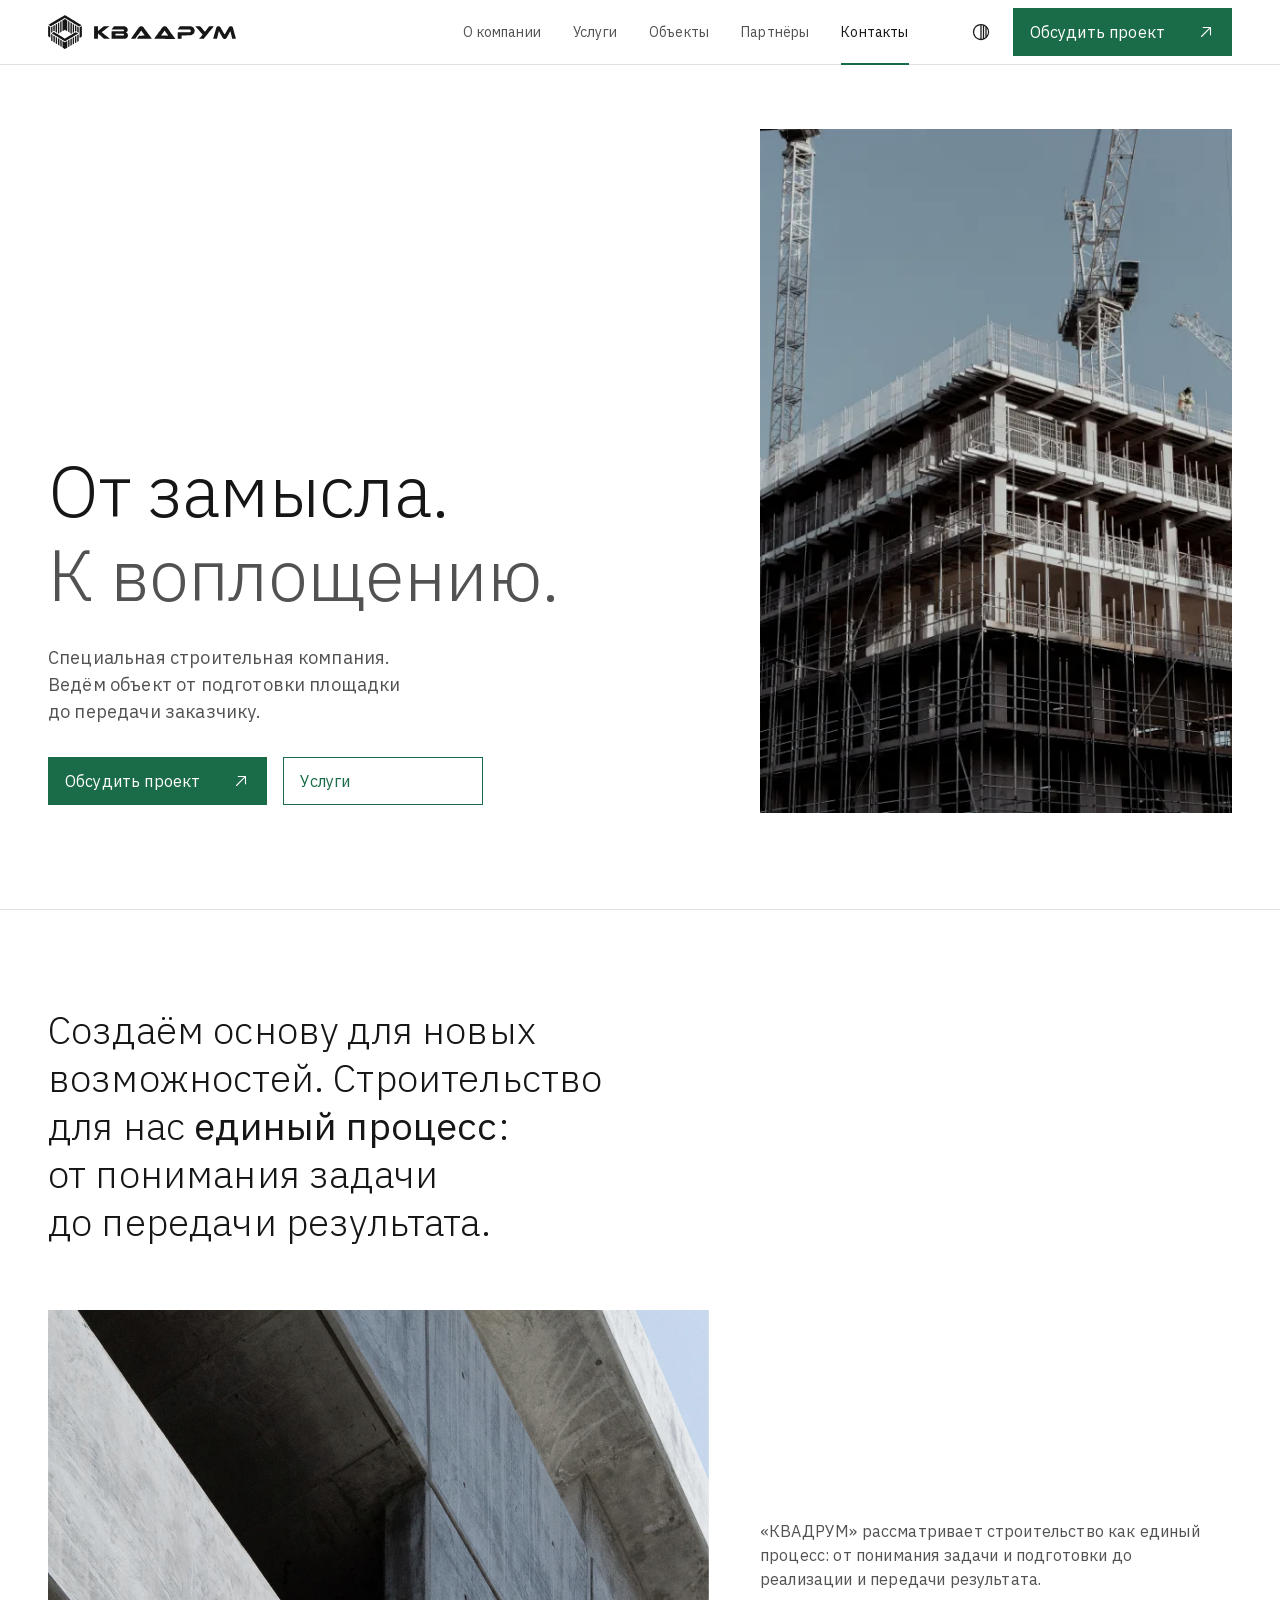
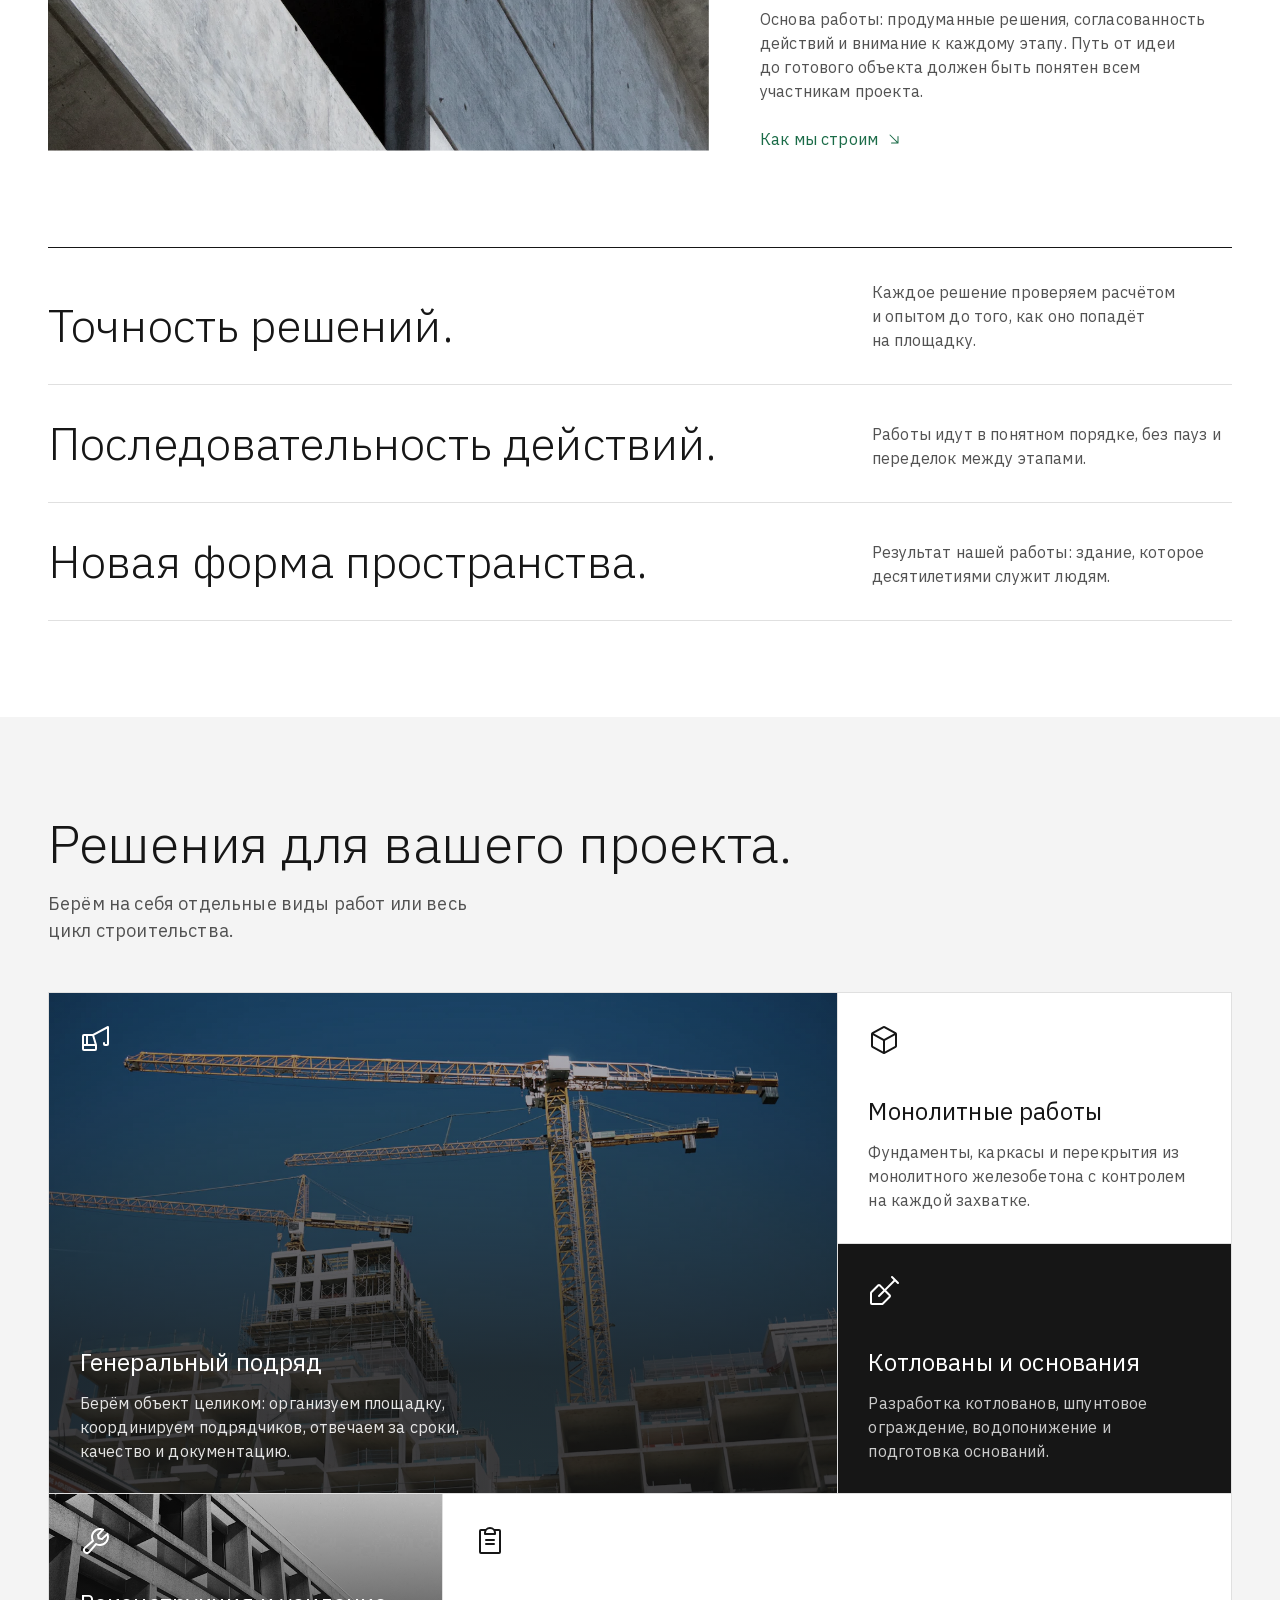
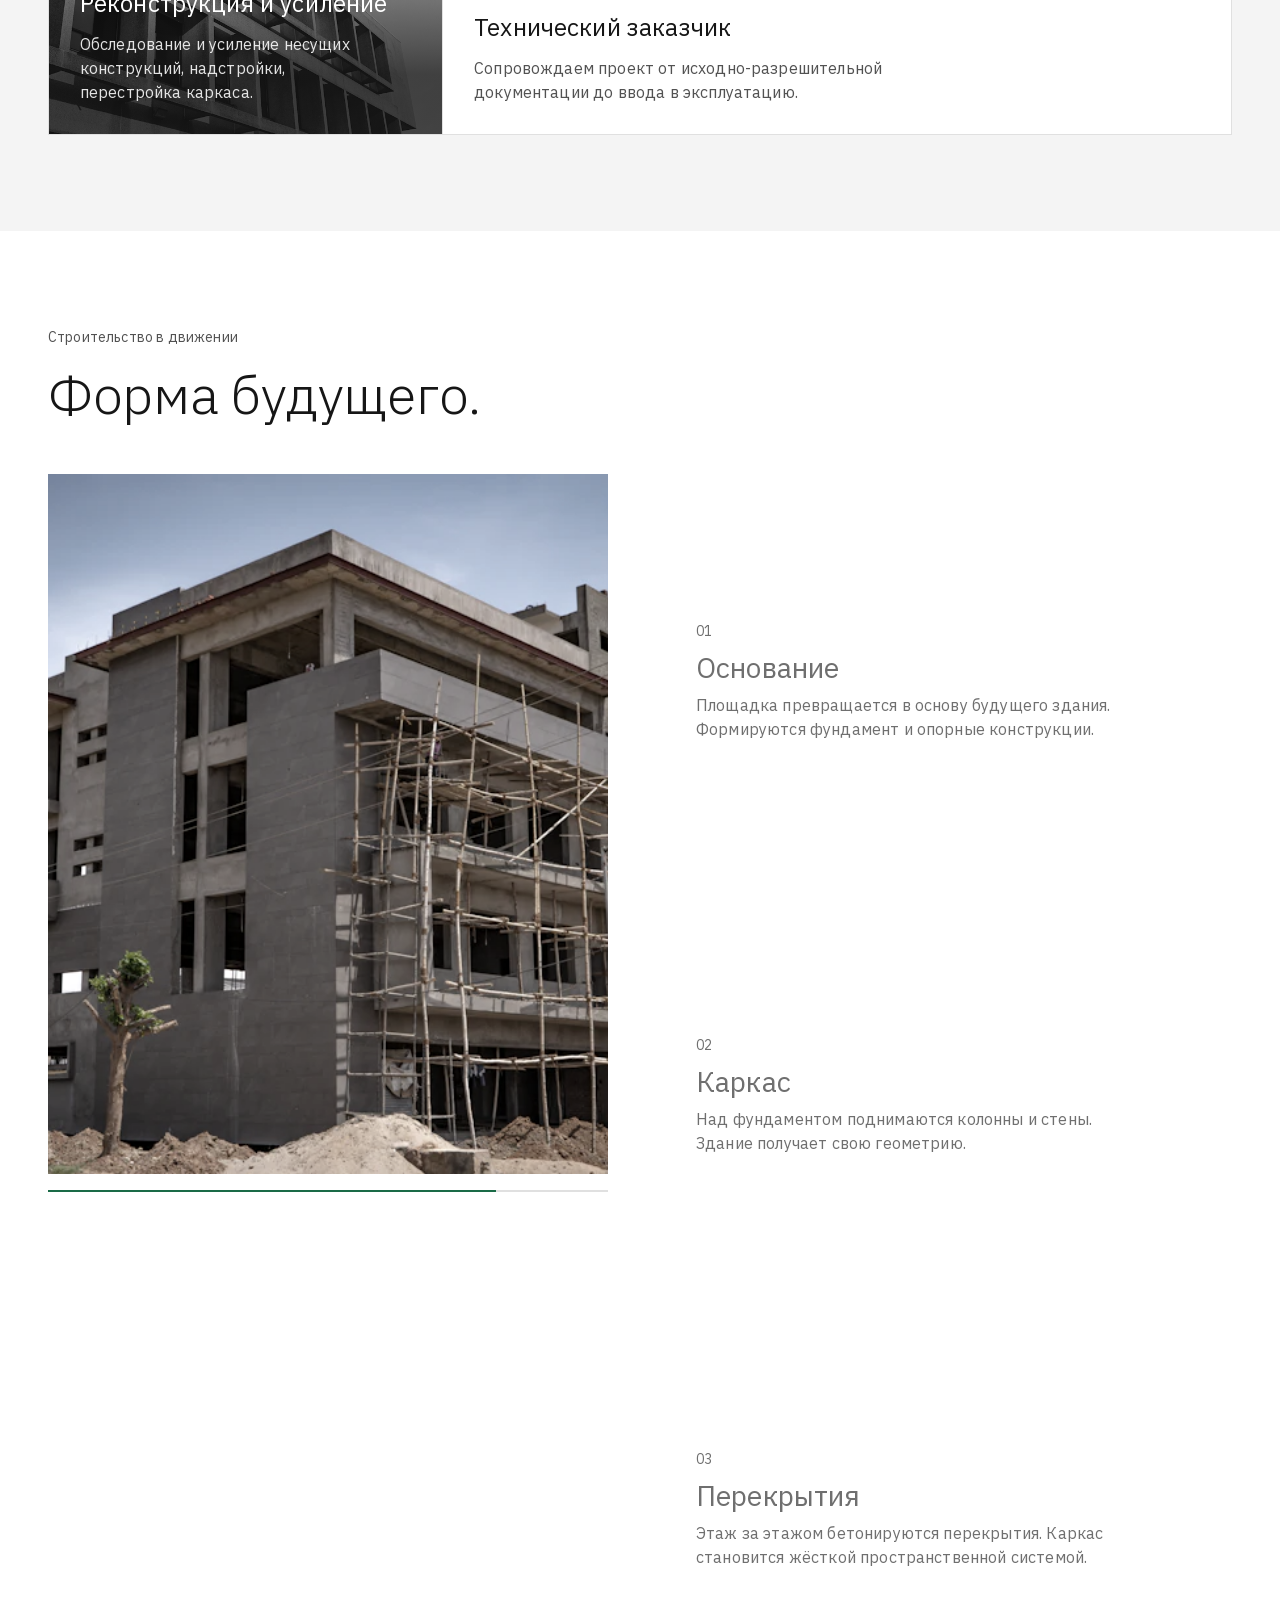
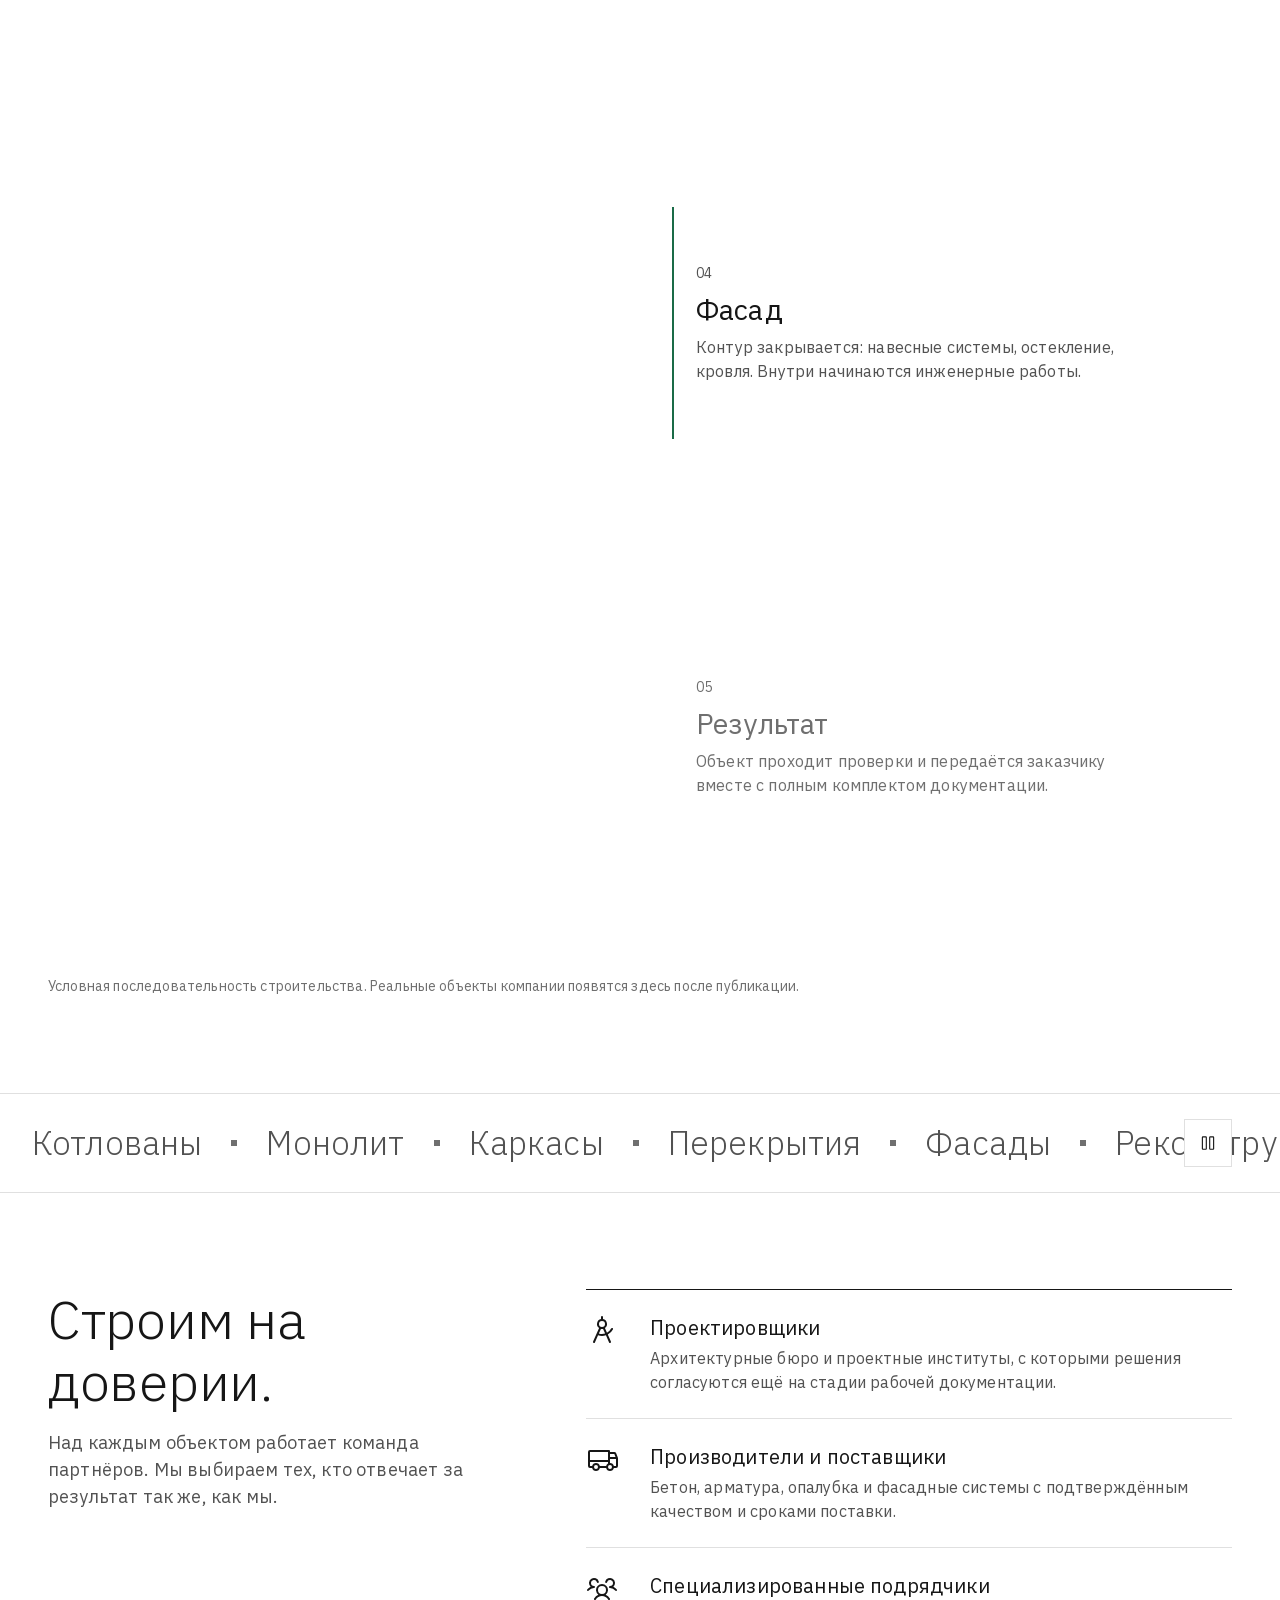
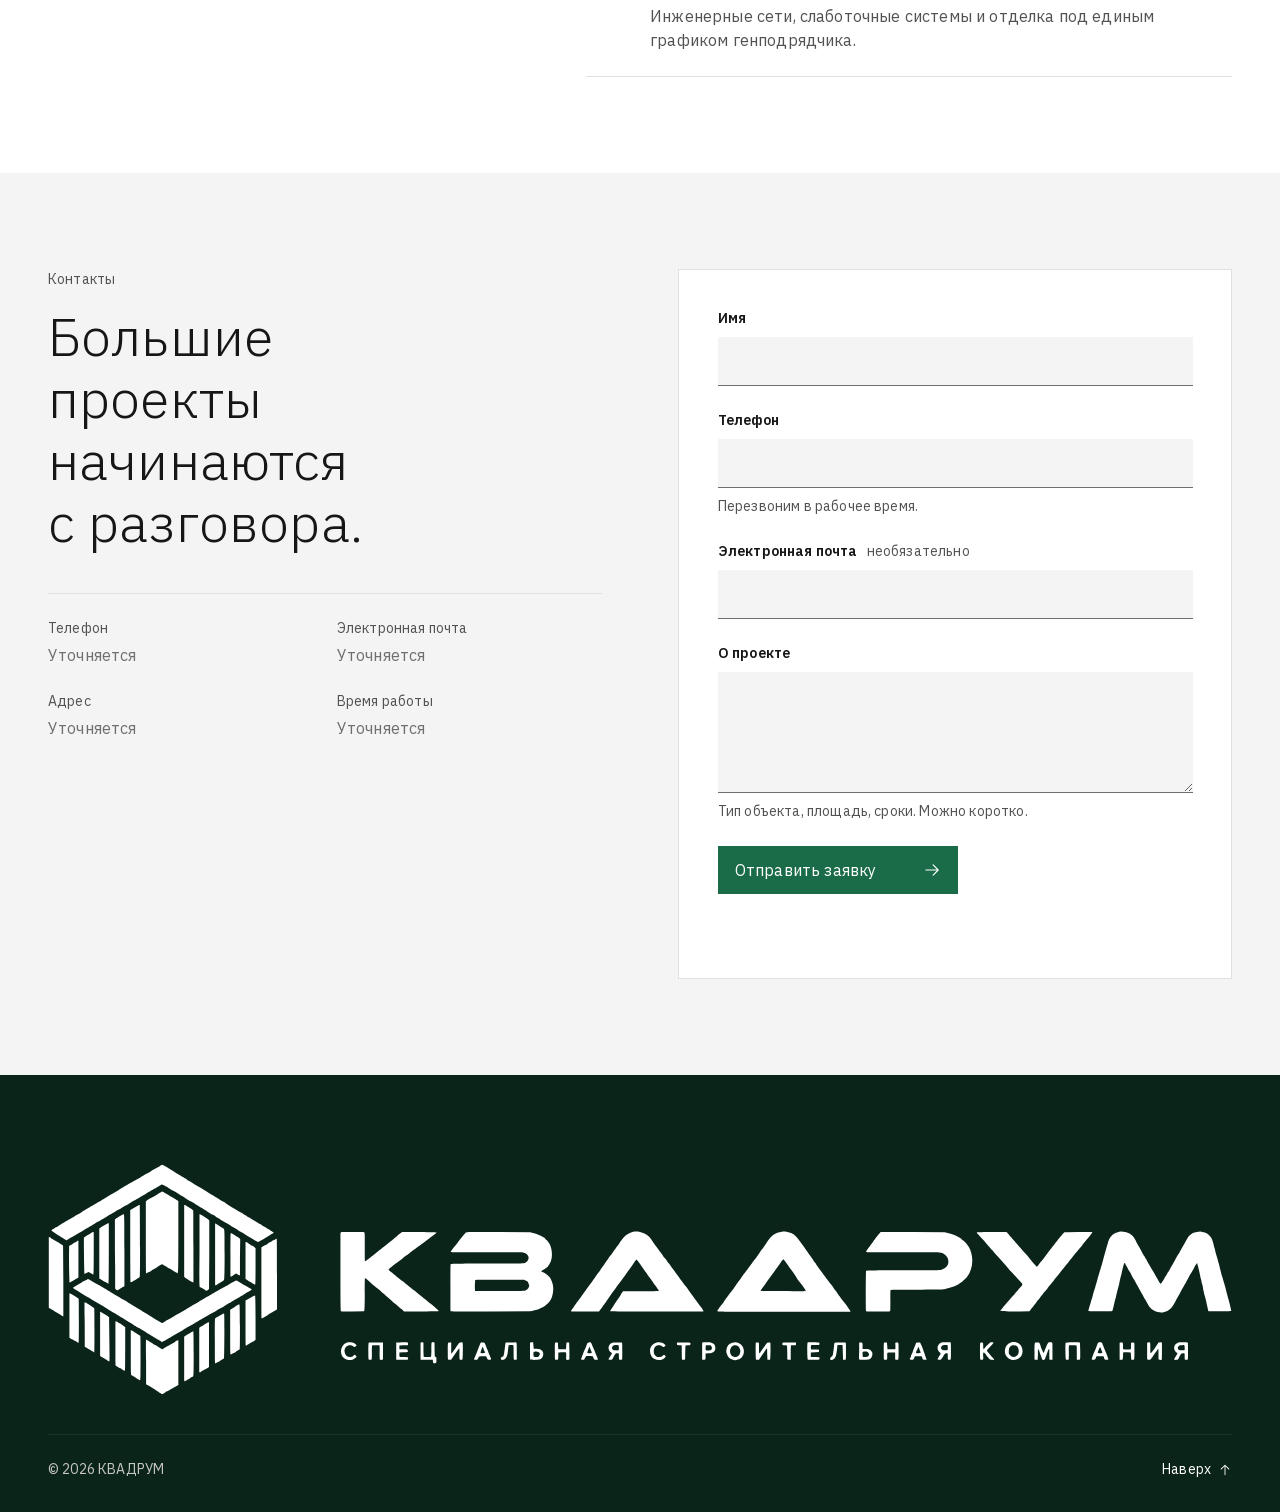
<file: index.html>
<!doctype html>
<html lang="ru">
<head>
  <meta charset="utf-8">
  <meta name="robots" content="noindex, nofollow">
  <meta name="viewport" content="width=device-width, initial-scale=1, viewport-fit=cover">
  <title>КВАДРУМ | Специальная строительная компания</title>
  <meta name="description" content="КВАДРУМ ведёт строительство как единый процесс: от подготовки площадки и монолитных работ до сдачи объекта заказчику.">
  <meta name="theme-color" content="#ffffff" media="(prefers-color-scheme: light)" data-theme-color="light">
  <meta name="theme-color" content="#161616" media="(prefers-color-scheme: dark)" data-theme-color="dark">
  <meta property="og:type" content="website">
  <meta property="og:title" content="КВАДРУМ | Специальная строительная компания">
  <meta property="og:description" content="От замысла к воплощению. Строительство как единый процесс.">
  <link rel="icon" href="kvadrum-mark.png" type="image/png">

  <link rel="preload" href="plex-cyrillic.woff2" as="font" type="font/woff2" crossorigin>
  <link rel="preload" as="image" fetchpriority="high" href="hero-1280.webp" imagesrcset="hero-600.webp 600w, hero-720.webp 720w, hero-1280.webp 1280w" imagesizes="(min-width: 900px) 42vw, calc(100vw - 32px)">
  <link rel="stylesheet" href="styles.css">

  <script type="application/ld+json">
  {
    "@context": "https://schema.org",
    "@type": "GeneralContractor",
    "name": "КВАДРУМ",
    "description": "Специальная строительная компания",
    "logo": "kvadrum-logo.svg"
  }
  </script>
  <script>
    // "js" gates entrance/reveal states so the page stays fully visible without JS.
    document.documentElement.classList.add("js");
    // Theme: system by default, manual override remembered per viewer.
    try { const t = localStorage.getItem("kvadrum-theme"); if (t) document.documentElement.dataset.theme = t; } catch (e) {}
  </script>
</head>
<body>
  <svg width="0" height="0" style="position:absolute" aria-hidden="true" focusable="false">
    <symbol id="i-arrow-down-right" viewBox="0 0 256 256"><path d="M200,88V192a8,8,0,0,1-8,8H88a8,8,0,0,1,0-16h84.69L58.34,69.66A8,8,0,0,1,69.66,58.34L184,172.69V88a8,8,0,0,1,16,0Z"/></symbol>
    <symbol id="i-arrow-right" viewBox="0 0 256 256"><path d="M221.66,133.66l-72,72a8,8,0,0,1-11.32-11.32L196.69,136H40a8,8,0,0,1,0-16H196.69L138.34,61.66a8,8,0,0,1,11.32-11.32l72,72A8,8,0,0,1,221.66,133.66Z"/></symbol>
    <symbol id="i-arrow-up-right" viewBox="0 0 256 256"><path d="M200,64V168a8,8,0,0,1-16,0V83.31L69.66,197.66a8,8,0,0,1-11.32-11.32L172.69,72H88a8,8,0,0,1,0-16H192A8,8,0,0,1,200,64Z"/></symbol>
    <symbol id="i-arrow-up" viewBox="0 0 256 256"><path d="M205.66,117.66a8,8,0,0,1-11.32,0L136,59.31V216a8,8,0,0,1-16,0V59.31L61.66,117.66a8,8,0,0,1-11.32-11.32l72-72a8,8,0,0,1,11.32,0l72,72A8,8,0,0,1,205.66,117.66Z"/></symbol>
    <symbol id="i-circle-half" viewBox="0 0 256 256"><path d="M128,24A104,104,0,1,0,232,128,104.11,104.11,0,0,0,128,24Zm8,16.37a86.4,86.4,0,0,1,16,3V212.67a86.4,86.4,0,0,1-16,3Zm32,9.26a87.81,87.81,0,0,1,16,10.54V195.83a87.81,87.81,0,0,1-16,10.54ZM40,128a88.11,88.11,0,0,1,80-87.63V215.63A88.11,88.11,0,0,1,40,128Zm160,50.54V77.46a87.82,87.82,0,0,1,0,101.08Z"/></symbol>
    <symbol id="i-clipboard-text" viewBox="0 0 256 256"><path d="M168,152a8,8,0,0,1-8,8H96a8,8,0,0,1,0-16h64A8,8,0,0,1,168,152Zm-8-40H96a8,8,0,0,0,0,16h64a8,8,0,0,0,0-16Zm56-64V216a16,16,0,0,1-16,16H56a16,16,0,0,1-16-16V48A16,16,0,0,1,56,32H92.26a47.92,47.92,0,0,1,71.48,0H200A16,16,0,0,1,216,48ZM96,64h64a32,32,0,0,0-64,0ZM200,48H173.25A47.93,47.93,0,0,1,176,64v8a8,8,0,0,1-8,8H88a8,8,0,0,1-8-8V64a47.93,47.93,0,0,1,2.75-16H56V216H200Z"/></symbol>
    <symbol id="i-compass-tool" viewBox="0 0 256 256"><path d="M215.12,123.64a8,8,0,1,0-14.24-7.28,79.58,79.58,0,0,1-33.08,33.5l-16.58-37.32A40,40,0,0,0,136,40.8V24a8,8,0,0,0-16,0V40.8a40,40,0,0,0-15.22,71.74L56.69,220.75a8,8,0,1,0,14.62,6.5l25.14-56.56A95.48,95.48,0,0,0,128,176a99.13,99.13,0,0,0,31.6-5.21l25.09,56.46a8,8,0,0,0,14.62-6.5l-25-56.25A95.81,95.81,0,0,0,215.12,123.64ZM128,56a24,24,0,1,1-24,24A24,24,0,0,1,128,56Zm0,104a79.52,79.52,0,0,1-25-4l16.42-36.94a39.81,39.81,0,0,0,17.2,0l16.48,37.06A83.21,83.21,0,0,1,128,160Z"/></symbol>
    <symbol id="i-crane" viewBox="0 0 256 256"><path d="M228.12,17.14a8,8,0,0,0-7.88-.2L102,80H32A16,16,0,0,0,16,96V200a16,16,0,0,0,16,16h88a16,16,0,0,0,16-16V168a7.81,7.81,0,0,0-.34-2.3L113.54,92,216,37.33V160H200v-8a8,8,0,0,0-16,0v8a16,16,0,0,0,16,16h16a16,16,0,0,0,16-16V24A8,8,0,0,0,228.12,17.14ZM98.05,96l19.2,64H64V96ZM48,96v64H32V96ZM32,200h0V176h88v24Z"/></symbol>
    <symbol id="i-cube" viewBox="0 0 256 256"><path d="M223.68,66.15,135.68,18h0a15.88,15.88,0,0,0-15.36,0l-88,48.17a16,16,0,0,0-8.32,14v95.64a16,16,0,0,0,8.32,14l88,48.17a15.88,15.88,0,0,0,15.36,0l88-48.17a16,16,0,0,0,8.32-14V80.18A16,16,0,0,0,223.68,66.15ZM128,32h0l80.34,44L128,120,47.66,76ZM40,90l80,43.78v85.79L40,175.82Zm96,129.57V133.82L216,90v85.78Z"/></symbol>
    <symbol id="i-list" viewBox="0 0 256 256"><path d="M224,128a8,8,0,0,1-8,8H40a8,8,0,0,1,0-16H216A8,8,0,0,1,224,128ZM40,72H216a8,8,0,0,0,0-16H40a8,8,0,0,0,0,16ZM216,184H40a8,8,0,0,0,0,16H216a8,8,0,0,0,0-16Z"/></symbol>
    <symbol id="i-shovel" viewBox="0 0 256 256"><path d="M245.66,58.34l-48-48a8,8,0,0,0-11.32,11.32L204.69,40l-71,71L99.31,76.68a16,16,0,0,0-22.62,0l-56,56A15.89,15.89,0,0,0,16,144v80a16,16,0,0,0,16,16h80a15.86,15.86,0,0,0,11.31-4.69l56-56a16,16,0,0,0,0-22.62L145,122.34l71-71,18.34,18.35a8,8,0,0,0,11.32-11.32ZM168,168l-56,56H32V144L88,88l34.34,34.34-40,40a8,8,0,0,0,11.32,11.32l40-40Z"/></symbol>
    <symbol id="i-truck" viewBox="0 0 256 256"><path d="M255.42,117l-14-35A15.93,15.93,0,0,0,226.58,72H192V64a8,8,0,0,0-8-8H32A16,16,0,0,0,16,72V184a16,16,0,0,0,16,16H49a32,32,0,0,0,62,0h50a32,32,0,0,0,62,0h17a16,16,0,0,0,16-16V120A7.94,7.94,0,0,0,255.42,117ZM192,88h34.58l9.6,24H192ZM32,72H176v64H32ZM80,208a16,16,0,1,1,16-16A16,16,0,0,1,80,208Zm81-24H111a32,32,0,0,0-62,0H32V152H176v12.31A32.11,32.11,0,0,0,161,184Zm31,24a16,16,0,1,1,16-16A16,16,0,0,1,192,208Zm48-24H223a32.06,32.06,0,0,0-31-24V128h48Z"/></symbol>
    <symbol id="i-users-three" viewBox="0 0 256 256"><path d="M244.8,150.4a8,8,0,0,1-11.2-1.6A51.6,51.6,0,0,0,192,128a8,8,0,0,1-7.37-4.89,8,8,0,0,1,0-6.22A8,8,0,0,1,192,112a24,24,0,1,0-23.24-30,8,8,0,1,1-15.5-4A40,40,0,1,1,219,117.51a67.94,67.94,0,0,1,27.43,21.68A8,8,0,0,1,244.8,150.4ZM190.92,212a8,8,0,1,1-13.84,8,57,57,0,0,0-98.16,0,8,8,0,1,1-13.84-8,72.06,72.06,0,0,1,33.74-29.92,48,48,0,1,1,58.36,0A72.06,72.06,0,0,1,190.92,212ZM128,176a32,32,0,1,0-32-32A32,32,0,0,0,128,176ZM72,120a8,8,0,0,0-8-8A24,24,0,1,1,87.24,82a8,8,0,1,0,15.5-4A40,40,0,1,0,37,117.51,67.94,67.94,0,0,0,9.6,139.19a8,8,0,1,0,12.8,9.61A51.6,51.6,0,0,1,64,128,8,8,0,0,0,72,120Z"/></symbol>
    <symbol id="i-wrench" viewBox="0 0 256 256"><path d="M226.76,69a8,8,0,0,0-12.84-2.88l-40.3,37.19-17.23-3.7-3.7-17.23,37.19-40.3A8,8,0,0,0,187,29.24,72,72,0,0,0,88,96,72.34,72.34,0,0,0,94,124.94L33.79,177c-.15.12-.29.26-.43.39a32,32,0,0,0,45.26,45.26c.13-.13.27-.28.39-.42L131.06,162A72,72,0,0,0,232,96,71.56,71.56,0,0,0,226.76,69ZM160,152a56.14,56.14,0,0,1-27.07-7,8,8,0,0,0-9.92,1.77L67.11,211.51a16,16,0,0,1-22.62-22.62L109.18,133a8,8,0,0,0,1.77-9.93,56,56,0,0,1,58.36-82.31l-31.2,33.81a8,8,0,0,0-1.94,7.1L141.83,108a8,8,0,0,0,6.14,6.14l26.35,5.66a8,8,0,0,0,7.1-1.94l33.81-31.2A56.06,56.06,0,0,1,160,152Z"/></symbol>
    <symbol id="i-x" viewBox="0 0 256 256"><path d="M205.66,194.34a8,8,0,0,1-11.32,11.32L128,139.31,61.66,205.66a8,8,0,0,1-11.32-11.32L116.69,128,50.34,61.66A8,8,0,0,1,61.66,50.34L128,116.69l66.34-66.35a8,8,0,0,1,11.32,11.32L139.31,128Z"/></symbol>
  
    <symbol id="i-pause" viewBox="0 0 256 256"><path d="M200,32H160a16,16,0,0,0-16,16V208a16,16,0,0,0,16,16h40a16,16,0,0,0,16-16V48A16,16,0,0,0,200,32Zm0,176H160V48h40ZM96,32H56A16,16,0,0,0,40,48V208a16,16,0,0,0,16,16H96a16,16,0,0,0,16-16V48A16,16,0,0,0,96,32Zm0,176H56V48H96Z"/></symbol>
    <symbol id="i-play" viewBox="0 0 256 256"><path d="M232.4,114.49,88.32,26.35a16,16,0,0,0-16.2-.3A15.86,15.86,0,0,0,64,39.87V216.13A15.94,15.94,0,0,0,80,232a16.07,16.07,0,0,0,8.36-2.35L232.4,141.51a15.81,15.81,0,0,0,0-27ZM80,215.94V40l143.83,88Z"/></symbol>
  </svg>
  <a class="skip" href="#main">Перейти к содержанию</a>

  <header class="nav" id="top">
    <div class="nav__inner wrap">
      <a class="brand" href="#top" aria-label="КВАДРУМ, на главную" translate="no">
        <span class="brand__mark" aria-hidden="true"></span>
        <span class="brand__word" aria-hidden="true"></span>
      </a>
      <nav class="nav__links" aria-label="Основная навигация">
        <a href="#about">О компании</a>
        <a href="#services">Услуги</a>
        <a href="#projects">Объекты</a>
        <a href="#partners">Партнёры</a>
        <a href="#contacts">Контакты</a>
      </nav>
      <div class="nav__actions">
        <button class="icon-btn" type="button" data-theme-toggle aria-label="Переключить тему">
          <svg class="ico" aria-hidden="true"><use href="#i-circle-half"/></svg>
        </button>
        <a class="btn btn--primary nav__cta" href="#contacts">Обсудить проект <svg class="ico" aria-hidden="true"><use href="#i-arrow-up-right"/></svg></a>
        <button class="icon-btn nav__burger" type="button" aria-expanded="false" aria-controls="mobile-menu" aria-label="Открыть меню">
          <svg class="ico burger__open" aria-hidden="true"><use href="#i-list"/></svg>
          <svg class="ico burger__close" aria-hidden="true"><use href="#i-x"/></svg>
        </button>
      </div>
    </div>
    <div class="mobile-menu" id="mobile-menu" inert>
      <nav class="wrap" aria-label="Мобильная навигация">
        <a href="#about">О компании</a>
        <a href="#services">Услуги</a>
        <a href="#projects">Объекты</a>
        <a href="#partners">Партнёры</a>
        <a href="#contacts">Контакты</a>
        <a class="btn btn--primary" href="#contacts">Обсудить проект <svg class="ico" aria-hidden="true"><use href="#i-arrow-up-right"/></svg></a>
      </nav>
    </div>
  </header>
  <div class="menu-scrim" data-menu-scrim aria-hidden="true"></div>

  <main id="main">
    <!-- HERO -->
    <section class="hero">
      <div class="hero__grid wrap">
        <div class="hero__copy">
          <h1 class="hero__title">
            <span class="line"><span data-split>От замысла.</span></span>
            <span class="line line--muted"><span data-split>К воплощению.</span></span>
          </h1>
          <p class="hero__lead" data-reveal>Специальная строительная компания. Ведём объект от подготовки площадки до передачи заказчику.</p>
          <div class="hero__ctas" data-reveal>
            <a class="btn btn--primary btn--lg" href="#contacts">Обсудить проект <svg class="ico" aria-hidden="true"><use href="#i-arrow-up-right"/></svg></a>
            <a class="btn btn--ghost btn--lg" href="#services">Услуги</a>
          </div>
        </div>
        <figure class="hero__media">
          <img
            src="hero-1280.webp" srcset="hero-600.webp 600w, hero-720.webp 720w, hero-1280.webp 1280w" sizes="(min-width: 900px) 42vw, calc(100vw - 32px)"
            width="1100" height="1375" fetchpriority="high"
            alt="Монолитный каркас многоэтажного здания и башенный кран на строительной площадке">
        </figure>
      </div>
    </section>

    <!-- ABOUT -->
    <section class="about" id="about" aria-labelledby="about-title">
      <div class="wrap">
        <h2 class="statement" id="about-title" data-reveal>
          Создаём основу для новых возможностей. Строительство для нас <em>единый процесс</em>: от понимания задачи до передачи результата.
        </h2>
        <div class="about__grid">
          <figure class="about__media" data-reveal="clip">
            <img loading="lazy" decoding="async"
              src="about.webp"
              width="1200" height="800"
              alt="Консоль из архитектурного бетона на фоне неба">
          </figure>
          <div class="about__text">
            <p data-reveal>«<span translate="no">КВАДРУМ</span>» рассматривает строительство как единый процесс: от понимания задачи и подготовки до реализации и передачи результата.</p>
            <p data-reveal>Основа работы: продуманные решения, согласованность действий и внимание к каждому этапу. Путь от идеи до готового объекта должен быть понятен всем участникам проекта.</p>
            <a class="link-arrow" href="#projects" data-reveal>Как мы строим <svg class="ico" aria-hidden="true"><use href="#i-arrow-down-right"/></svg></a>
          </div>
        </div>
      </div>
    </section>

    <!-- PRINCIPLES -->
    <section class="principles" aria-label="Принципы работы">
      <div class="wrap">
        <ol class="principles__list">
          <li data-reveal>
            <h3 class="principles__word">Точность решений.</h3>
            <p class="principles__note">Каждое решение проверяем расчётом и опытом до того, как оно попадёт на площадку.</p>
          </li>
          <li data-reveal>
            <h3 class="principles__word">Последовательность действий.</h3>
            <p class="principles__note">Работы идут в понятном порядке, без пауз и переделок между этапами.</p>
          </li>
          <li data-reveal>
            <h3 class="principles__word">Новая форма пространства.</h3>
            <p class="principles__note">Результат нашей работы: здание, которое десятилетиями служит людям.</p>
          </li>
        </ol>
      </div>
    </section>

    <!-- SERVICES -->
    <section class="services" id="services" aria-labelledby="services-title">
      <div class="wrap">
        <header class="section-head">
          <h2 class="section-title" id="services-title" data-reveal>Решения для вашего проекта.</h2>
          <p class="section-lead" data-reveal>Берём на себя отдельные виды работ или весь цикл строительства.</p>
        </header>

        <!-- TODO(контент): состав услуг предложен как черновик, сверить с реальными направлениями компании -->
        <div class="bento">
          <article class="tile tile--feature" data-reveal>
            <img class="tile__bg" loading="lazy" decoding="async"
              src="tile-cranes.webp"
              width="1200" height="900" alt="">
            <div class="tile__body">
              <svg class="ico tile__icon" aria-hidden="true"><use href="#i-crane"/></svg>
              <h3>Генеральный подряд</h3>
              <p>Берём объект целиком: организуем площадку, координируем подрядчиков, отвечаем за сроки, качество и документацию.</p>
            </div>
          </article>
          <article class="tile" data-reveal>
            <svg class="ico tile__icon" aria-hidden="true"><use href="#i-cube"/></svg>
            <h3>Монолитные работы</h3>
            <p>Фундаменты, каркасы и перекрытия из монолитного железобетона с контролем на каждой захватке.</p>
          </article>
          <article class="tile tile--accent" data-reveal>
            <svg class="ico tile__icon" aria-hidden="true"><use href="#i-shovel"/></svg>
            <h3>Котлованы и основания</h3>
            <p>Разработка котлованов, шпунтовое ограждение, водопонижение и подготовка оснований.</p>
          </article>
          <article class="tile tile--photo" data-reveal>
            <img class="tile__bg" loading="lazy" decoding="async"
              src="tile-concrete.webp"
              width="900" height="900" alt="">
            <div class="tile__body">
              <svg class="ico tile__icon" aria-hidden="true"><use href="#i-wrench"/></svg>
              <h3>Реконструкция и усиление</h3>
              <p>Обследование и усиление несущих конструкций, надстройки, перестройка каркаса.</p>
            </div>
          </article>
          <article class="tile tile--wide" data-reveal>
            <svg class="ico tile__icon" aria-hidden="true"><use href="#i-clipboard-text"/></svg>
            <h3>Технический заказчик</h3>
            <p>Сопровождаем проект от исходно-разрешительной документации до ввода в эксплуатацию.</p>
          </article>
        </div>
      </div>
    </section>

    <!-- PROCESS / OBJECTS -->
    <section class="process" id="projects" aria-labelledby="process-title">
      <div class="wrap">
        <header class="section-head">
          <p class="eyebrow" data-reveal>Строительство в движении</p>
          <h2 class="section-title" id="process-title" data-reveal>Форма будущего.</h2>
        </header>

        <div class="process__grid">
          <div class="process__stage" aria-hidden="true">
            <div class="process__frame">
              <img class="is-active" data-stage-img="0" loading="lazy" decoding="async" width="1000" height="1250" alt=""
                   src="stage-1.webp">
              <img data-stage-img="1" loading="lazy" decoding="async" width="1000" height="1250" alt=""
                   src="stage-2.webp">
              <img data-stage-img="2" loading="lazy" decoding="async" width="1000" height="1250" alt=""
                   src="stage-3.webp">
              <img data-stage-img="3" loading="lazy" decoding="async" width="1000" height="1250" alt=""
                   src="stage-4.webp">
              <img data-stage-img="4" loading="lazy" decoding="async" width="1000" height="1250" alt=""
                   src="stage-5.webp">
            </div>
            <div class="process__meter"><span data-stage-meter></span></div>
          </div>

          <ol class="process__steps">
            <li class="step" data-stage="0">
              <img class="step__img" loading="lazy" decoding="async" width="1000" height="700" alt="Арматурные каркасы колонн на уровне фундамента"
                   src="stage-1.webp">
              <span class="step__num">01</span>
              <h3>Основание</h3>
              <p>Площадка превращается в основу будущего здания. Формируются фундамент и опорные конструкции.</p>
            </li>
            <li class="step" data-stage="1">
              <img class="step__img" loading="lazy" decoding="async" width="1000" height="700" alt="Монтажник вяжет арматуру колонн"
                   src="stage-2.webp">
              <span class="step__num">02</span>
              <h3>Каркас</h3>
              <p>Над фундаментом поднимаются колонны и стены. Здание получает свою геометрию.</p>
            </li>
            <li class="step" data-stage="2">
              <img class="step__img" loading="lazy" decoding="async" width="1000" height="700" alt="Монолитные перекрытия и колонны строящегося здания"
                   src="stage-3.webp">
              <span class="step__num">03</span>
              <h3>Перекрытия</h3>
              <p>Этаж за этажом бетонируются перекрытия. Каркас становится жёсткой пространственной системой.</p>
            </li>
            <li class="step" data-stage="3">
              <img class="step__img" loading="lazy" decoding="async" width="1000" height="700" alt="Строительные леса вдоль фасада здания"
                   src="stage-4.webp">
              <span class="step__num">04</span>
              <h3>Фасад</h3>
              <p>Контур закрывается: навесные системы, остекление, кровля. Внутри начинаются инженерные работы.</p>
            </li>
            <li class="step" data-stage="4">
              <img class="step__img" loading="lazy" decoding="async" width="1000" height="700" alt="Готовое здание с фасадом из бетона и деревянных ламелей"
                   src="stage-5.webp">
              <span class="step__num">05</span>
              <h3>Результат</h3>
              <p>Объект проходит проверки и передаётся заказчику вместе с полным комплектом документации.</p>
            </li>
          </ol>
        </div>
        <p class="process__note">Условная последовательность строительства. Реальные объекты компании появятся здесь после публикации.</p>
      </div>
    </section>

    <!-- MARQUEE -->
    <div class="marquee-wrap">
      <button class="marquee__toggle" type="button" aria-pressed="false" aria-label="Остановить бегущую строку" data-marquee-toggle>
      <svg class="ico ico--pause" aria-hidden="true"><use href="#i-pause"/></svg>
      <svg class="ico ico--play" aria-hidden="true"><use href="#i-play"/></svg>
    </button>
    <div class="marquee" aria-hidden="true">
      <div class="marquee__track">
        <span>Котлованы</span><span>Монолит</span><span>Каркасы</span><span>Перекрытия</span><span>Фасады</span><span>Реконструкция</span><span>Усиление</span><span>Ввод в эксплуатацию</span>
        <span>Котлованы</span><span>Монолит</span><span>Каркасы</span><span>Перекрытия</span><span>Фасады</span><span>Реконструкция</span><span>Усиление</span><span>Ввод в эксплуатацию</span>
      </div>
    </div>
    </div>

    <!-- PARTNERS -->
    <section class="partners" id="partners" aria-labelledby="partners-title">
      <div class="wrap partners__grid">
        <div class="partners__intro">
          <h2 class="section-title" id="partners-title" data-reveal>Строим на доверии.</h2>
          <p class="section-lead" data-reveal>Над каждым объектом работает команда партнёров. Мы выбираем тех, кто отвечает за результат так же, как мы.</p>
        </div>
        <!-- TODO(контент): заменить блок ролей на стену логотипов партнёров (SVG), когда будет согласован список -->
        <ul class="roles">
          <li data-reveal>
            <svg class="ico" aria-hidden="true"><use href="#i-compass-tool"/></svg>
            <div><h3>Проектировщики</h3><p>Архитектурные бюро и проектные институты, с которыми решения согласуются ещё на стадии рабочей документации.</p></div>
          </li>
          <li data-reveal>
            <svg class="ico" aria-hidden="true"><use href="#i-truck"/></svg>
            <div><h3>Производители и поставщики</h3><p>Бетон, арматура, опалубка и фасадные системы с подтверждённым качеством и сроками поставки.</p></div>
          </li>
          <li data-reveal>
            <svg class="ico" aria-hidden="true"><use href="#i-users-three"/></svg>
            <div><h3>Специализированные подрядчики</h3><p>Инженерные сети, слаботочные системы и отделка под единым графиком генподрядчика.</p></div>
          </li>
        </ul>
      </div>
    </section>

    <!-- CONTACTS -->
    <section class="contacts" id="contacts" aria-labelledby="contacts-title">
      <div class="wrap contacts__grid">
        <div class="contacts__intro">
          <p class="eyebrow" data-reveal>Контакты</p>
          <h2 class="contacts__title" id="contacts-title" data-reveal>Большие проекты начинаются с разговора.</h2>
          <!-- TODO(контент): заполнить реальные контакты -->
          <dl class="details" data-reveal>
            <div><dt>Телефон</dt><dd class="is-pending">Уточняется</dd></div>
            <div><dt>Электронная почта</dt><dd class="is-pending">Уточняется</dd></div>
            <div><dt>Адрес</dt><dd class="is-pending">Уточняется</dd></div>
            <div><dt>Время работы</dt><dd class="is-pending">Уточняется</dd></div>
          </dl>
        </div>

        <form class="form" novalidate data-reveal>
          <div class="field">
            <label for="f-name">Имя</label>
            <input id="f-name" name="name" type="text" autocomplete="name" enterkeyhint="next" required aria-describedby="f-name-err">
            <p class="field__error" id="f-name-err" hidden>Укажите, как к вам обращаться.</p>
          </div>
          <div class="field">
            <label for="f-phone">Телефон</label>
            <input id="f-phone" name="phone" type="tel" inputmode="tel" autocomplete="tel" enterkeyhint="next" required aria-describedby="f-phone-help f-phone-err">
            <p class="field__help" id="f-phone-help">Перезвоним в рабочее время.</p>
            <p class="field__error" id="f-phone-err" hidden>Проверьте номер: нужно не меньше 10 цифр.</p>
          </div>
          <div class="field">
            <label for="f-email">Электронная почта <span class="optional">необязательно</span></label>
            <input id="f-email" name="email" type="email" autocomplete="email" autocapitalize="none" spellcheck="false" enterkeyhint="next" aria-describedby="f-email-err">
            <p class="field__error" id="f-email-err" hidden>Похоже, в адресе опечатка.</p>
          </div>
          <div class="field">
            <label for="f-msg">О проекте</label>
            <textarea id="f-msg" name="message" rows="4" aria-describedby="f-msg-help"></textarea>
            <p class="field__help" id="f-msg-help">Тип объекта, площадь, сроки. Можно коротко.</p>
          </div>
          <button class="btn btn--primary btn--lg form__submit" type="submit">
            <span class="form__label">Отправить заявку</span>
            <svg class="ico" aria-hidden="true"><use href="#i-arrow-right"/></svg>
          </button>
          <p class="form__status" role="status" aria-live="polite"></p>
        </form>
      </div>
    </section>
  </main>

  <footer class="footer">
    <div class="wrap">
      <div class="footer__logo" role="img" aria-label="КВАДРУМ, специальная строительная компания" translate="no"></div>
      <div class="footer__row">
        <span>© 2026 <span translate="no">КВАДРУМ</span></span>
        <a class="link-arrow" href="#top">Наверх <svg class="ico" aria-hidden="true"><use href="#i-arrow-up"/></svg></a>
      </div>
    </div>
  </footer>

  <script src="main.js" defer></script>
</body>
</html>
</file>
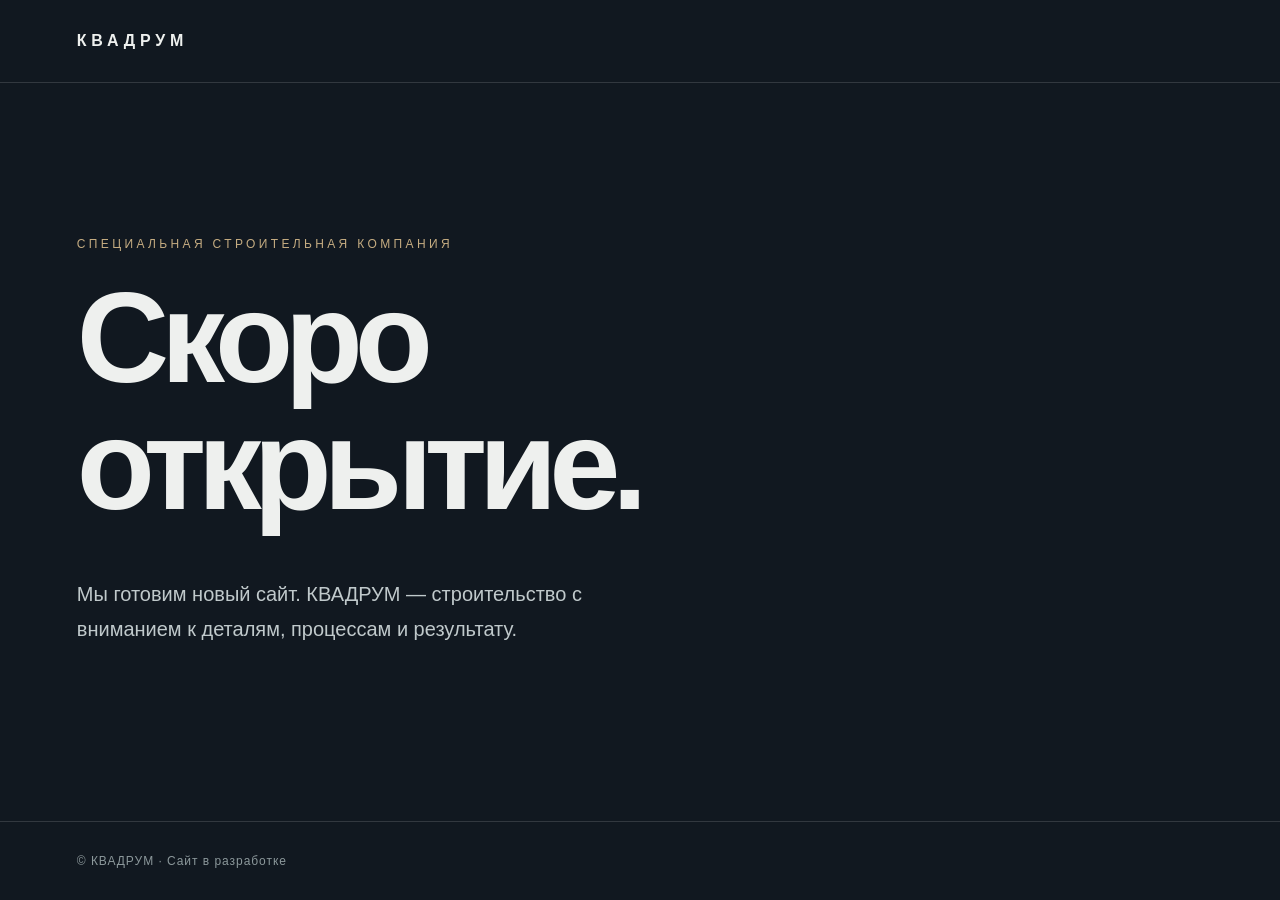
<file: coming-soon/index.html>
<!doctype html>
<html lang="ru"><head><meta charset="UTF-8"><meta name="viewport" content="width=device-width, initial-scale=1"><meta name="robots" content="noindex,nofollow"><meta name="theme-color" content="#111820"><title>КВАДРУМ — Скоро открытие</title><style>
:root{color-scheme:dark}*{box-sizing:border-box}body{margin:0;background:#111820;color:#eef0ee;font-family:Arial,Helvetica,sans-serif;min-height:100svh;display:flex;flex-direction:column}header,footer{padding:32px clamp(24px,6vw,96px)}header{border-bottom:1px solid #ffffff23;letter-spacing:.3em;font-size:16px;font-weight:750}main{flex:1;display:flex;flex-direction:column;justify-content:center;max-width:1050px;padding:70px clamp(24px,6vw,96px)}.eyebrow{color:#c5ac81;text-transform:uppercase;font-size:12px;letter-spacing:.28em}h1{font-size:clamp(50px,10vw,130px);letter-spacing:-.065em;line-height:.99;margin:24px 0 28px;font-weight:550}p{max-width:550px;line-height:1.75;font-size:clamp(16px,2vw,20px);color:#c0c9cb}footer{border-top:1px solid #ffffff23;color:#8c989b;font-size:12px;letter-spacing:.08em}@media(max-width:600px){header,footer{padding:24px}main{padding:64px 24px}}
</style></head><body><header>КВАДРУМ</header><main><div class="eyebrow">Специальная строительная компания</div><h1>Скоро<br>открытие.</h1><p>Мы готовим новый сайт. КВАДРУМ — строительство с вниманием к деталям, процессам и результату.</p></main><footer>© КВАДРУМ · Сайт в разработке</footer></body></html>
</file>
<file: styles.css>
/* ==========================================================================
   КВАДРУМ landing. Visual language: DESIGN.md (inspired by IBM Carbon, not the
   official Carbon package): flat square geometry, hairlines instead of shadows,
   light-weight display type, one accent (brand green from the logo).
   Z-index scale: nav 30, menu scrim 29, skip link 40.
   ========================================================================== */

:root {
  --canvas: #ffffff;
  --surface-1: #f4f4f4;
  --surface-2: #e0e0e0;
  --ink: #161616;
  --ink-muted: #525252;
  --ink-subtle: #6f6f6f;
  --hairline: #e0e0e0;
  --primary: #1a6b47;
  --primary-hover: #145c3e;
  --primary-pressed: #0f4f35;
  --on-primary: #ffffff;
  --inverse-canvas: #0b2419;
  --inverse-surface-1: #14352a;
  --inverse-ink: #ffffff;
  --inverse-ink-muted: #c6c6c6;
  --error: #da1e28;
  --scrim: rgb(22 22 22 / .4);
  --photo-shade: rgb(22 22 22 / .78);

  --font: "IBM Plex Sans", system-ui, "Helvetica Neue", Arial, sans-serif;
  --track-body: .01em;

  --wrap: 1312px;
  --gutter: clamp(16px, 4vw, 48px);
  --nav-h: 64px;
  --section: clamp(64px, 8vw, 96px);
  --ease-out: cubic-bezier(0.23, 1, 0.32, 1);
  --ease-in-out: cubic-bezier(0.77, 0, 0.175, 1);

  color-scheme: light;
}

@media (prefers-color-scheme: dark) {
  :root:not([data-theme="light"]) {
    --canvas: #161616;
    --surface-1: #262626;
    --surface-2: #393939;
    --ink: #f4f4f4;
    --ink-muted: #c6c6c6;
    --ink-subtle: #a8a8a8;
    --hairline: #393939;
    --primary: #5cc596;
    --primary-hover: #74d0a7;
    --primary-pressed: #8fdab8;
    --on-primary: #0b1a13;
    --error: #ff8389;
    --scrim: rgb(0 0 0 / .55);
    color-scheme: dark;
  }
}
:root[data-theme="dark"] {
  --canvas: #161616;
  --surface-1: #262626;
  --surface-2: #393939;
  --ink: #f4f4f4;
  --ink-muted: #c6c6c6;
  --ink-subtle: #a8a8a8;
  --hairline: #393939;
  --primary: #5cc596;
  --primary-hover: #74d0a7;
  --primary-pressed: #8fdab8;
  --on-primary: #0b1a13;
  --error: #ff8389;
  --scrim: rgb(0 0 0 / .55);
  color-scheme: dark;
}

/* ---------- font: IBM Plex Sans, variable, self-hosted (cyrillic + latin) ---------- */
@font-face { font-family: "IBM Plex Sans"; font-style: normal; font-weight: 100 700; font-display: swap;
  src: url(plex-cyrillic.woff2) format("woff2");
  unicode-range: U+0301, U+0400-045F, U+0490-0491, U+04B0-04B1, U+2116; }
@font-face { font-family: "IBM Plex Sans"; font-style: normal; font-weight: 100 700; font-display: swap;
  src: url(plex-latin.woff2) format("woff2");
  unicode-range: U+0000-00FF, U+0131, U+0152-0153, U+02BB-02BC, U+02C6, U+02DA, U+02DC, U+0304, U+0308, U+0329, U+2000-206F, U+20AC, U+2122, U+2191, U+2193, U+2212, U+2215, U+FEFF, U+FFFD; }

/* ---------- base ---------- */
*, *::before, *::after { box-sizing: border-box; }
html { -webkit-text-size-adjust: 100%; -webkit-tap-highlight-color: transparent; scroll-behavior: smooth; scroll-padding-top: var(--nav-h); }
a, button, label { touch-action: manipulation; }
.btn, .icon-btn, .nav__links a, .mobile-menu a, .marquee__toggle { -webkit-user-select: none; user-select: none; -webkit-touch-callout: none; }
body {
  margin: 0;
  background: var(--canvas);
  color: var(--ink);
  font-family: var(--font);
  font-size: 1rem;
  line-height: 1.5;
  letter-spacing: var(--track-body);
  -webkit-font-smoothing: antialiased;
  text-rendering: optimizeLegibility;
  overflow-x: clip;
}
img { display: block; max-width: 100%; height: auto; }
h1, h2, h3, p, ol, ul, dl, dd, figure { margin: 0; }
h1, h2, h3 { text-wrap: balance; }
p { text-wrap: pretty; }
ol, ul { padding: 0; list-style: none; }
a { color: inherit; }
button { font: inherit; color: inherit; letter-spacing: inherit; }

.ico { width: 1em; height: 1em; flex: none; fill: currentColor; }
::selection { background: var(--primary); color: var(--on-primary); }
:focus-visible { outline: 2px solid var(--primary); outline-offset: 2px; }

.wrap {
  width: 100%; max-width: var(--wrap); margin-inline: auto;
  padding-left: max(var(--gutter), env(safe-area-inset-left, 0px));
  padding-right: max(var(--gutter), env(safe-area-inset-right, 0px));
}

.skip {
  position: fixed; left: 16px; top: -60px; z-index: 40;
  background: var(--ink); color: var(--canvas); padding: 12px 16px; text-decoration: none;
}
.skip:focus { top: 12px; }

/* photos: slightly desaturated so the page stays in one calm tonal family */
.hero__media img, .about__media img, .tile__bg, .process__frame img, .step__img { filter: saturate(.6) contrast(1.02); }

/* ---------- buttons: 48px, square, regular weight ---------- */
.btn {
  display: inline-flex; align-items: center; justify-content: space-between; gap: 32px;
  min-height: 48px; padding: 0 16px;
  border: 1px solid transparent; border-radius: 0;
  font-size: 1rem; font-weight: 400; line-height: 1.25; white-space: nowrap;
  text-decoration: none; cursor: pointer;
  transition: background-color .15s ease, color .15s ease, border-color .15s ease, transform .12s var(--ease-out);
}
.btn:active { transform: scale(.98); }
.btn--lg { min-height: 48px; }
.btn--primary { background: var(--primary); color: var(--on-primary); }
.btn--primary:active { background: var(--primary-pressed); }
.btn--ghost { background: transparent; border-color: var(--primary); color: var(--primary); }
.btn--ghost:active { background: var(--primary); color: var(--on-primary); }
.btn .ico { font-size: 1.125rem; }

.icon-btn {
  display: inline-grid; place-items: center; width: 48px; height: 48px;
  background: transparent; border: 0; border-radius: 0; cursor: pointer;
  transition: background-color .15s ease, transform .12s var(--ease-out);
}
.icon-btn:active { background: var(--surface-2); transform: scale(.96); }
.icon-btn .ico { font-size: 20px; }

.link-arrow {
  position: relative;
  display: inline-flex; align-items: center; gap: .5em;
  color: var(--primary); text-decoration: none;
}
.link-arrow::before { content: ""; position: absolute; inset: -12px -8px; } /* 48px hit area */
.link-arrow .ico { transition: transform .2s var(--ease-out); }
.link-arrow:active { color: var(--primary-pressed); }

@media (hover: hover) and (pointer: fine) {
  .btn--primary:hover { background: var(--primary-hover); }
  .btn--ghost:hover { background: var(--primary); color: var(--on-primary); }
  .icon-btn:hover { background: var(--surface-1); }
  .link-arrow:hover { text-decoration: underline; text-underline-offset: 4px; }
  .link-arrow:hover .ico { transform: translate(2px, 2px); }
}

/* ---------- nav: solid white bar, hairline below ---------- */
.nav {
  position: sticky; top: 0; z-index: 30;
  background: var(--canvas);
  border-bottom: 1px solid var(--hairline);
}
.nav__inner { height: var(--nav-h); display: flex; align-items: center; gap: 32px; }

.brand { display: inline-flex; align-items: center; gap: 12px; min-height: 48px; color: var(--ink); text-decoration: none; margin-right: auto; }
.brand__mark, .brand__word, .footer__logo {
  display: block; background: currentColor;
  -webkit-mask-repeat: no-repeat; mask-repeat: no-repeat;
  -webkit-mask-size: contain; mask-size: contain;
  -webkit-mask-position: left center; mask-position: left center;
}
.brand__mark { width: 34px; height: 34px; -webkit-mask-image: url(kvadrum-mark.svg); mask-image: url(kvadrum-mark.svg); }
.brand__word { width: 142px; height: 13px; -webkit-mask-image: url(kvadrum-wordmark.svg); mask-image: url(kvadrum-wordmark.svg); }

.nav__links { display: flex; align-self: stretch; }
.nav__links a {
  position: relative; display: flex; align-items: center; padding: 0 16px;
  font-size: .875rem; color: var(--ink-muted); text-decoration: none; white-space: nowrap;
  transition: color .15s ease, background-color .15s ease;
}
.nav__links a::after {
  content: ""; position: absolute; left: 16px; right: 16px; bottom: -1px; height: 2px; background: var(--primary);
  transform: scaleX(0); transform-origin: left; transition: transform .25s var(--ease-out);
}
.nav__links a[aria-current="true"] { color: var(--ink); }
.nav__links a[aria-current="true"]::after { transform: scaleX(1); }
@media (hover: hover) and (pointer: fine) {
  .nav__links a:hover { color: var(--ink); background: var(--surface-1); }
}

.nav__actions { display: flex; align-items: center; gap: 8px; }
.nav__burger { display: none; }

/* mobile menu: a sheet under the header, enters and exits the same way, interruptible */
.mobile-menu {
  position: absolute; left: 0; right: 0; top: 100%;
  background: var(--canvas); border-bottom: 1px solid var(--hairline);
  max-height: calc(100dvh - var(--nav-h)); overflow-y: auto; overscroll-behavior: contain;
  opacity: 0; transform: translateY(-8px); visibility: hidden; pointer-events: none;
  transition: opacity 160ms var(--ease-out), transform 220ms var(--ease-out), visibility 0s linear 220ms;
}
.mobile-menu[data-open] {
  opacity: 1; transform: none; visibility: visible; pointer-events: auto;
  transition: opacity 200ms var(--ease-out), transform 300ms var(--ease-out), visibility 0s;
}
.mobile-menu nav { display: grid; padding-block: 8px 24px; }
.mobile-menu nav > * { opacity: 0; transform: translateY(-6px); transition: opacity 140ms var(--ease-out), transform 140ms var(--ease-out); }
.mobile-menu[data-open] nav > * {
  opacity: 1; transform: none;
  transition: opacity 240ms var(--ease-out), transform 320ms var(--ease-out);
  transition-delay: calc(40ms + var(--i, 0) * 30ms);
}
.mobile-menu a:not(.btn) {
  display: flex; align-items: center; min-height: 56px;
  font-size: 1.25rem; font-weight: 300; text-decoration: none; border-bottom: 1px solid var(--hairline);
}
.mobile-menu a:not(.btn):active { color: var(--primary); }
.mobile-menu a[aria-current="true"] { color: var(--primary); }
.mobile-menu .btn { margin-top: 24px; }

.menu-scrim {
  position: fixed; inset: var(--nav-h) 0 0 0; z-index: 29;
  background: var(--scrim); opacity: 0; pointer-events: none;
  transition: opacity 240ms var(--ease-out);
}
.menu-scrim.is-open { opacity: 1; pointer-events: auto; }
html.menu-open { overflow: hidden; }

.nav__burger { position: relative; }
.nav__burger .ico { grid-area: 1 / 1; transition: opacity 160ms var(--ease-out), transform 240ms var(--ease-out); }
.burger__close { opacity: 0; transform: rotate(-90deg) scale(.6); }
.nav__burger[aria-expanded="true"] .burger__open { opacity: 0; transform: rotate(90deg) scale(.6); }
.nav__burger[aria-expanded="true"] .burger__close { opacity: 1; transform: none; }

@media (max-width: 1179px) {
  .nav__links, .nav__cta { display: none; }
  .nav__burger { display: inline-grid; }
}
@media (max-width: 379px) {
  .nav__inner { gap: 8px; }
  .brand { gap: 8px; }
  .brand__mark { width: 30px; height: 30px; }
  .brand__word { width: 118px; height: 11px; }
  .nav__actions { gap: 0; }
}

/* ---------- type scale ---------- */
.hero__title { font-size: clamp(42px, 5.6vw, 76px); font-weight: 300; line-height: 1.12; letter-spacing: -0.01em; }
.section-title { font-size: clamp(34px, 4.2vw, 60px); font-weight: 300; line-height: 1.15; letter-spacing: -0.005em; }
.statement { font-size: clamp(28px, 3vw, 42px); font-weight: 300; line-height: 1.25; }
.section-lead, .hero__lead { font-size: 1.125rem; line-height: 1.5; color: var(--ink-muted); }
.eyebrow { font-size: .875rem; color: var(--ink-muted); margin-bottom: 16px; }

/* ---------- hero ---------- */
.hero { padding-block: clamp(32px, 5vw, 64px) var(--section); }
.hero__grid { display: grid; grid-template-columns: 1fr; gap: 32px; }
.hero__title .line { display: block; overflow: hidden; padding-bottom: .06em; }
.hero__title .line > span { display: inline-block; }
.line--muted { color: var(--ink-muted); }
.hero__lead { margin-top: 24px; max-width: 34ch; }
.hero__ctas { margin-top: 32px; display: flex; flex-wrap: wrap; gap: 16px; }
.hero__ctas .btn { min-width: 200px; }
.hero__media { aspect-ratio: 4 / 5; overflow: hidden; background: var(--surface-1); }
.hero__media img { width: 100%; height: 100%; object-fit: cover; }

@media (min-width: 900px) {
  .hero { min-height: calc(100dvh - var(--nav-h)); display: flex; align-items: stretch; }
  .hero__grid { grid-template-columns: 7fr 5fr; gap: clamp(32px, 4vw, 64px); align-items: end; }
  .hero__copy { padding-bottom: 8px; }
  .hero__media { aspect-ratio: auto; height: min(76dvh, 800px); }
}
@media (orientation: landscape) and (max-height: 540px) and (min-width: 560px) {
  .hero { padding-block: 16px 40px; }
  .hero__grid { grid-template-columns: 1.2fr .8fr; gap: 28px; align-items: center; }
  .hero__title { font-size: clamp(32px, 6vw, 52px); }
  .hero__lead { margin-top: 14px; }
  .hero__ctas { margin-top: 20px; }
  .hero__media { aspect-ratio: auto; height: calc(100svh - var(--nav-h) - 40px); min-height: 220px; }
}
@media (max-width: 359px) {
  .hero .hero__title { font-size: 34px; }
  .hero__ctas .btn { flex: 1 1 100%; }
}

/* ---------- section scaffolding ---------- */
section { padding-block: var(--section); }
.section-head { max-width: 760px; margin-bottom: clamp(32px, 4vw, 48px); }
.section-lead { margin-top: 16px; max-width: 52ch; }

/* ---------- about ---------- */
.about { border-top: 1px solid var(--hairline); }
.statement { max-width: 26ch; }
.statement em { font-style: normal; font-weight: 400; }
.about__grid { margin-top: clamp(40px, 5vw, 64px); display: grid; gap: 32px; }
.about__media { aspect-ratio: 3 / 2; overflow: hidden; background: var(--surface-1); }
.about__media img { width: 100%; height: 100%; object-fit: cover; }
.about__text { display: grid; gap: 16px; align-content: start; max-width: 46ch; color: var(--ink-muted); }
.about__text .link-arrow { justify-self: start; margin-top: 8px; }
@media (min-width: 900px) {
  .about__grid { grid-template-columns: 7fr 5fr; gap: clamp(32px, 4vw, 64px); align-items: end; }
}

/* ---------- principles: three rows on hairlines ---------- */
.principles { padding-block: 0 var(--section); }
.principles__list { border-top: 1px solid var(--ink); }
.principles__list li { display: grid; gap: 8px; padding-block: clamp(24px, 3vw, 32px); border-bottom: 1px solid var(--hairline); }
.principles__word { font-size: clamp(28px, 3.6vw, 52px); font-weight: 300; line-height: 1.15; }
.principles__note { color: var(--ink-muted); max-width: 40ch; }
@media (min-width: 900px) {
  .principles__list li { grid-template-columns: 1fr 360px; align-items: end; gap: 48px; }
}

/* ---------- services: gray band with white tiles ---------- */
.services { background: var(--surface-1); }
.bento { display: grid; gap: 1px; grid-template-columns: 1fr; background: var(--hairline); border: 1px solid var(--hairline); }
.tile {
  position: relative; overflow: hidden; isolation: isolate;
  background: var(--canvas); padding: clamp(24px, 2.4vw, 32px);
  min-height: 240px; display: flex; flex-direction: column; justify-content: flex-end; gap: 12px;
}
.tile h3 { font-size: 1.5rem; font-weight: 400; line-height: 1.33; }
.tile p { color: var(--ink-muted); max-width: 44ch; }
.tile__icon { font-size: 32px; color: var(--ink); margin-bottom: auto; }
.tile__bg { position: absolute; inset: 0; width: 100%; height: 100%; object-fit: cover; z-index: -2; transition: transform .6s var(--ease-out); }
.tile--feature, .tile--photo { color: #ffffff; }
.tile--feature::after, .tile--photo::after {
  content: ""; position: absolute; inset: 0; z-index: -1;
  background: linear-gradient(180deg, rgb(22 22 22 / .1) 0%, var(--photo-shade) 75%);
}
.tile--feature p, .tile--photo p { color: rgb(255 255 255 / .88); }
.tile--feature .tile__icon, .tile--photo .tile__icon { color: #ffffff; }
.tile__body { display: flex; flex-direction: column; gap: 12px; height: 100%; }
/* one inverse tile breaks the white rhythm without a second accent color */
.tile--accent { background: var(--ink); color: var(--canvas); }
.tile--accent p { color: color-mix(in srgb, var(--canvas) 78%, transparent); }
.tile--accent .tile__icon { color: var(--canvas); }
@media (hover: hover) and (pointer: fine) {
  .tile:hover .tile__bg { transform: scale(1.03); }
}
@media (max-width: 699px) {
  .tile { min-height: 0; }
  .tile__icon { margin-bottom: 12px; }
  .tile--feature, .tile--photo { min-height: 320px; }
  .tile--feature .tile__icon, .tile--photo .tile__icon { margin-bottom: auto; }
}
@media (min-width: 700px) {
  .bento { grid-template-columns: repeat(2, 1fr); }
  .tile--feature { grid-column: 1 / -1; min-height: 400px; }
  .tile--wide { grid-column: 1 / -1; }
}
@media (min-width: 1024px) {
  .bento { grid-template-columns: repeat(6, 1fr); grid-auto-rows: minmax(240px, auto); }
  .tile--feature { grid-column: 1 / 5; grid-row: span 2; min-height: 500px; }
  .bento > :nth-child(2) { grid-column: 5 / 7; }
  .bento > :nth-child(3) { grid-column: 5 / 7; }
  .tile--photo { grid-column: 1 / 3; }
  .tile--wide { grid-column: 3 / 7; }
}

/* ---------- process ---------- */
.process__grid { display: grid; gap: 32px; }
.process__stage { display: none; }
.step { display: grid; gap: 8px; padding-block: 24px; border-top: 1px solid var(--hairline); }
.step__img { aspect-ratio: 16 / 10; width: 100%; object-fit: cover; margin-bottom: 16px; background: var(--surface-1); }
.step__num { font-size: .875rem; color: var(--ink-muted); font-variant-numeric: tabular-nums; }
.step h3 { font-size: clamp(24px, 2.2vw, 32px); font-weight: 400; line-height: 1.25; }
.step p { color: var(--ink-muted); max-width: 42ch; }
.process__note { margin-top: 32px; font-size: .875rem; color: var(--ink-subtle); }

@media (min-width: 900px) {
  .process__grid { grid-template-columns: 1fr 1fr; gap: clamp(32px, 5vw, 80px); align-items: start; }
  .process__stage { display: block; position: sticky; top: calc(var(--nav-h) + 24px); }
  .process__frame { position: relative; aspect-ratio: 4 / 5; max-height: calc(100dvh - var(--nav-h) - 96px); width: 100%; overflow: hidden; background: var(--surface-1); }
  .process__frame img { position: absolute; inset: 0; width: 100%; height: 100%; object-fit: cover; opacity: 0; }
  .process__frame img.is-active { opacity: 1; }
  .process__meter { margin-top: 16px; height: 2px; background: var(--hairline); }
  .process__meter span { display: block; height: 100%; width: 20%; background: var(--primary); transform-origin: left; }
  .step__img { display: none; }
  .step { position: relative; min-height: 46dvh; align-content: center; border-top: 0; padding: 0 0 0 24px; }
  .step::before {
    content: ""; position: absolute; left: 0; top: 22%; bottom: 22%; width: 2px; background: var(--primary);
    transform: scaleY(0); transform-origin: top; transition: transform 400ms var(--ease-in-out);
  }
  .step.is-current::before { transform: scaleY(1); }
  .step h3, .step p, .step__num { transition: color .3s ease; }
  .step:not(.is-current) h3, .step:not(.is-current) p, .step:not(.is-current) .step__num { color: var(--ink-subtle); }
}

/* ---------- marquee with a pause control ---------- */
.marquee-wrap { position: relative; border-block: 1px solid var(--hairline); }
.marquee { overflow: hidden; padding-block: 24px; }
.marquee__track { display: flex; width: max-content; }
.marquee__track span {
  position: relative; padding-inline: 32px;
  font-size: clamp(24px, 2.6vw, 36px); font-weight: 300; white-space: nowrap; color: var(--ink-muted);
}
.marquee__track span::after {
  content: ""; position: absolute; right: -3px; top: 50%; width: 6px; height: 6px; background: var(--ink-subtle); transform: translateY(-50%);
}
.marquee__toggle {
  position: absolute; right: max(var(--gutter), env(safe-area-inset-right, 0px)); top: 50%; z-index: 1; transform: translateY(-50%);
  display: inline-grid; place-items: center; width: 48px; height: 48px;
  background: var(--canvas); border: 1px solid var(--hairline); border-radius: 0; cursor: pointer;
}
.marquee__toggle .ico { grid-area: 1 / 1; font-size: 18px; }
.marquee__toggle .ico--play, .marquee__toggle[aria-pressed="true"] .ico--pause { visibility: hidden; }
.marquee__toggle[aria-pressed="true"] .ico--play { visibility: visible; }
.marquee__toggle:active { background: var(--surface-2); }
@media (hover: hover) and (pointer: fine) { .marquee__toggle:hover { background: var(--surface-1); } }

/* ---------- partners ---------- */
.partners__grid { display: grid; gap: 40px; }
.roles { display: grid; border-top: 1px solid var(--ink); }
.roles li { display: grid; grid-template-columns: 48px 1fr; gap: 16px; padding-block: 24px; border-bottom: 1px solid var(--hairline); }
.roles .ico { font-size: 32px; color: var(--ink); }
.roles h3 { font-size: 1.25rem; font-weight: 400; line-height: 1.4; }
.roles p { margin-top: 4px; color: var(--ink-muted); max-width: 54ch; }
@media (min-width: 900px) {
  .partners__grid { grid-template-columns: 5fr 7fr; gap: clamp(40px, 6vw, 96px); }
  .partners__intro { position: sticky; top: calc(var(--nav-h) + 40px); align-self: start; }
}

/* ---------- contacts ---------- */
.contacts { background: var(--surface-1); }
.contacts__grid { display: grid; gap: 48px; }
.contacts__title { font-size: clamp(34px, 4.2vw, 60px); font-weight: 300; line-height: 1.15; max-width: 14ch; }
.details { margin-top: 40px; display: grid; grid-template-columns: 1fr 1fr; gap: 24px; border-top: 1px solid var(--hairline); padding-top: 24px; }
.details dt { font-size: .875rem; color: var(--ink-muted); }
.details dd { margin-top: 4px; }
.details dd.is-pending { color: var(--ink-subtle); }

.form { display: grid; gap: 24px; background: var(--canvas); padding: clamp(24px, 3vw, 40px); align-self: start; border: 1px solid var(--hairline); }
.field { display: grid; gap: 8px; }
.field label { font-size: .875rem; font-weight: 600; }
.optional { font-weight: 400; color: var(--ink-muted); margin-left: 6px; }
.field input, .field textarea {
  width: 100%; font: inherit; font-size: max(16px, 1rem); color: var(--ink);
  background: var(--surface-1); border: 0; border-bottom: 1px solid var(--ink-subtle); border-radius: 0;
  padding: 12px 16px; min-height: 48px;
  transition: border-color .15s ease, box-shadow .15s ease;
}
.field textarea { resize: vertical; min-height: 120px; }
.field input:focus, .field textarea:focus { outline: none; border-bottom-color: var(--primary); box-shadow: inset 0 -1px 0 var(--primary), 0 0 0 1px var(--primary); }
.field__help { font-size: .875rem; color: var(--ink-muted); }
.field__error { font-size: .875rem; color: var(--error); }
.field.has-error input { border-bottom-color: var(--error); box-shadow: inset 0 -1px 0 var(--error); }
.form__submit { justify-self: start; min-width: 240px; }
.form__submit[aria-busy="true"] { pointer-events: none; opacity: .75; }
.form__status { font-size: .875rem; min-height: 1.5em; }
.form__status.is-success { color: var(--ink); font-weight: 600; }
.form__status.is-error { color: var(--error); }

@media (min-width: 900px) {
  .contacts__grid { grid-template-columns: 1fr 1fr; gap: clamp(40px, 6vw, 96px); }
}
@media (max-width: 479px) {
  .form__submit { justify-self: stretch; }
}
@media (max-width: 359px) {
  .details { grid-template-columns: 1fr; }
}

/* ---------- footer: the one inverse surface ---------- */
.footer { background: var(--inverse-canvas); color: var(--inverse-ink-muted); padding-block: clamp(48px, 7vw, 96px) 32px; }
.footer__logo {
  width: 100%; aspect-ratio: 4478 / 869; color: var(--inverse-ink);
  -webkit-mask-image: url(kvadrum-logo.svg); mask-image: url(kvadrum-logo.svg);
}
.footer__row {
  margin-top: 40px; padding-top: 24px; border-top: 1px solid var(--inverse-surface-1);
  display: flex; justify-content: space-between; align-items: center; gap: 16px; font-size: .875rem;
}
.footer .link-arrow { color: var(--inverse-ink); }
.footer :focus-visible { outline-color: var(--inverse-ink); }

/* ==========================================================================
   Motion. Each piece explains something:
   - hero entrance: reading order, headline > lead > action > image;
   - scroll reveals: content arrives as the reader reaches it, once;
   - process: which stage the sticky image shows;
   - marquee: breadth of work types, pausable.
   Only transform, opacity and clip-path animate.
   ========================================================================== */
@keyframes rise-in { from { transform: translateY(105%); } to { transform: translateY(0); } }
@keyframes fade-up { from { opacity: 0; transform: translateY(12px); } to { opacity: 1; transform: none; } }
@keyframes unmask { from { clip-path: inset(100% 0 0 0); } to { clip-path: inset(0 0 0 0); } }
@keyframes settle { from { transform: scale(1.08); } to { transform: scale(1); } }
@keyframes marquee { to { transform: translateX(-50%); } }

@media (prefers-reduced-motion: no-preference) {
  .js .hero__title .line > span { animation: rise-in 800ms var(--ease-out) both; }
  .js .hero__title .line:nth-child(2) > span { animation-delay: 80ms; }
  .js .hero__lead { animation: fade-up 600ms var(--ease-out) 280ms both; }
  .js .hero__ctas { animation: fade-up 600ms var(--ease-out) 360ms both; }
  .js .hero__media { animation: unmask 1000ms var(--ease-in-out) both; }
  .js .hero__media img { animation: settle 1400ms var(--ease-out) both; }

  /* Keep above-the-fold content visible immediately on narrow screens.
     Desktop retains the original editorial entrance. */
  @media (max-width: 899px) {
    .js .hero__title .line > span,
    .js .hero__title .line:nth-child(2) > span,
    .js .hero__lead,
    .js .hero__ctas,
    .js .hero__media,
    .js .hero__media img {
      animation: none;
      opacity: 1;
      transform: none;
      clip-path: none;
    }
  }

  .js main > :not(.hero) [data-reveal] {
    opacity: 0; transform: translateY(20px);
    transition: opacity 600ms var(--ease-out), transform 600ms var(--ease-out);
    transition-delay: calc(var(--i, 0) * 60ms);
  }
  /* clip lives on the child: IntersectionObserver ignores a fully clipped target */
  .js main > :not(.hero) [data-reveal="clip"] { opacity: 1; transform: none; }
  .js main > :not(.hero) [data-reveal="clip"] > img { clip-path: inset(0 0 100% 0); transition: clip-path 900ms var(--ease-in-out); }
  .js main > :not(.hero) [data-reveal].is-in { opacity: 1; transform: none; }
  .js main > :not(.hero) [data-reveal="clip"].is-in > img { clip-path: inset(0 0 0 0); }

  .process__frame img { transform: scale(1.05); transition: opacity 500ms var(--ease-out), transform 1000ms var(--ease-out); }
  .process__frame img.is-active { transform: scale(1); }
  .process__meter span { transition: transform 400ms var(--ease-in-out); }

  .marquee__track { animation: marquee 48s linear infinite; }
  .marquee-wrap.is-paused .marquee__track { animation-play-state: paused; }

  .field__error:not([hidden]), .form__status:not(:empty) { animation: fade-up 200ms var(--ease-out) both; }
}
@media (prefers-reduced-motion: no-preference) and (hover: hover) and (pointer: fine) {
  .marquee:hover .marquee__track { animation-play-state: paused; }
}

/* Reduced motion: keep fades that aid comprehension, drop travel; the marquee becomes a static row. */
@media (prefers-reduced-motion: reduce) {
  html { scroll-behavior: auto; }
  .js main > :not(.hero) [data-reveal] { opacity: 0; transition: opacity 300ms ease; }
  .js main > :not(.hero) [data-reveal].is-in { opacity: 1; }
  .process__frame img { transition: opacity 300ms ease; }
  .step::before { transition: none; }
  .marquee__track { flex-wrap: wrap; width: auto; justify-content: center; row-gap: 8px; }
  .marquee__track span:nth-child(n + 9) { display: none; }
  .marquee__toggle { display: none; }
  .mobile-menu, .mobile-menu[data-open], .mobile-menu nav > *, .mobile-menu[data-open] nav > * { transform: none; transition-delay: 0s; }
  .nav__burger .ico, .burger__close, .nav__burger[aria-expanded="true"] .burger__open { transform: none; }
  ::view-transition-old(root), ::view-transition-new(root) { animation: none; }
}

/* Theme switch: a short cross-fade instead of an abrupt brightness jump (see main.js). */
::view-transition-old(root), ::view-transition-new(root) { animation-duration: 240ms; animation-timing-function: ease; }

/* Increased contrast: stronger edges. */
@media (prefers-contrast: more) {
  .nav { border-bottom-color: var(--ink); }
  .tile, .form { border-color: var(--ink); }
  .field input, .field textarea { border-bottom-color: var(--ink); }
}
</file>
